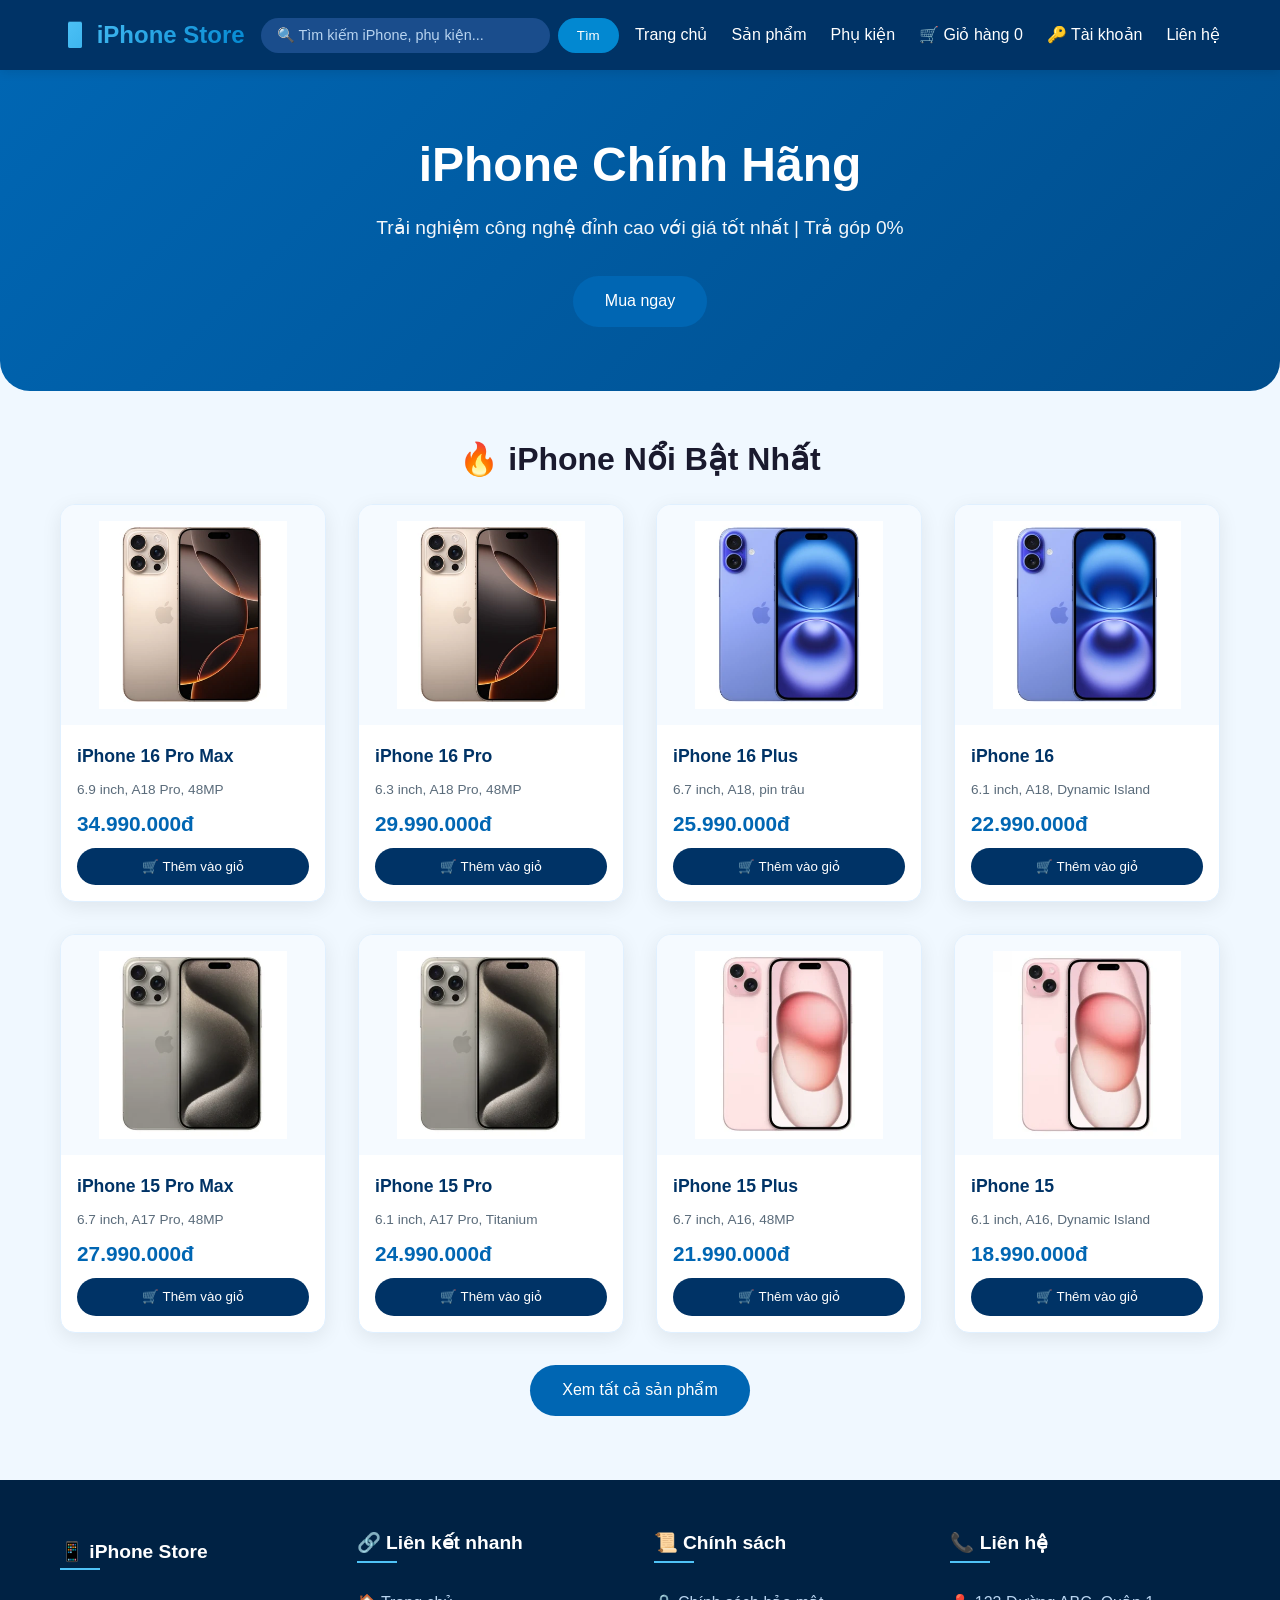
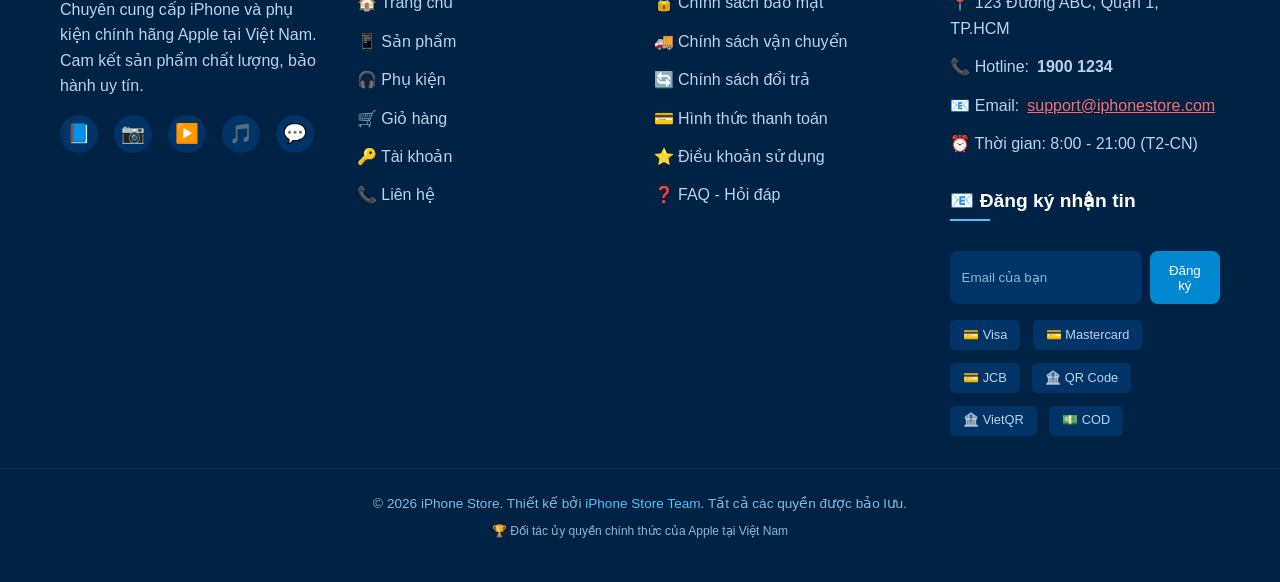
<file: index.html>
<!DOCTYPE html>
<html lang="vi">
<head>
    <meta charset="UTF-8">
    <meta name="viewport" content="width=device-width, initial-scale=1.0">
    <title>iPhone Store - Trang chủ</title>
    <link rel="stylesheet" href="css/style.css">
</head>
<body>
    <header>
        <div class="container header-container">
            <div class="logo">
                <a href="index.html">📱 iPhone Store</a>
            </div>
            <div class="search-bar">
                <input type="text" id="search-input" placeholder="🔍 Tìm kiếm iPhone, phụ kiện...">
                <button id="search-btn">Tìm</button>
            </div>
            <nav>
                <ul>
                    <li><a href="index.html">Trang chủ</a></li>
                    <li><a href="products.html">Sản phẩm</a></li>
                    <li><a href="accessories.html">Phụ kiện</a></li>
                    <li><a href="cart.html">🛒 Giỏ hàng <span id="cart-count">0</span></a></li>
                    <li><a href="login.html">🔑 Tài khoản</a></li>
                    <li><a href="contact.html">Liên hệ</a></li>
                </ul>
            </nav>
        </div>
    </header>

    <main>
        <section class="hero">
            <div class="container">
                <h1>iPhone Chính Hãng</h1>
                <p>Trải nghiệm công nghệ đỉnh cao với giá tốt nhất | Trả góp 0%</p>
                <a href="products.html" class="btn">Mua ngay</a>
            </div>
        </section>

        <section class="featured-products">
            <div class="container">
                <h2>🔥 iPhone Nổi Bật Nhất</h2>
                <div id="featured-products" class="product-grid"></div>
                <div style="text-align: center; margin-top: 2rem;">
                    <a href="products.html" class="btn">Xem tất cả sản phẩm</a>
                </div>
            </div>
        </section>
    </main>

    <!-- Footer mới -->
    <footer>
        <div class="footer-container">
            <div class="footer-section">
                <h3>📱 iPhone Store</h3>
                <p>Chuyên cung cấp iPhone và phụ kiện chính hãng Apple tại Việt Nam. Cam kết sản phẩm chất lượng, bảo hành uy tín.</p>
                <div class="social-links">
                    <a href="#">📘</a>
                    <a href="#">📷</a>
                    <a href="#">▶️</a>
                    <a href="#">🎵</a>
                    <a href="#">💬</a>
                </div>
            </div>
            <div class="footer-section">
                <h4>🔗 Liên kết nhanh</h4>
                <ul>
                    <li><a href="index.html">🏠 Trang chủ</a></li>
                    <li><a href="products.html">📱 Sản phẩm</a></li>
                    <li><a href="accessories.html">🎧 Phụ kiện</a></li>
                    <li><a href="cart.html">🛒 Giỏ hàng</a></li>
                    <li><a href="login.html">🔑 Tài khoản</a></li>
                    <li><a href="contact.html">📞 Liên hệ</a></li>
                </ul>
            </div>
            <div class="footer-section">
                <h4>📜 Chính sách</h4>
                <ul>
                    <li><a href="#">🔒 Chính sách bảo mật</a></li>
                    <li><a href="#">🚚 Chính sách vận chuyển</a></li>
                    <li><a href="#">🔄 Chính sách đổi trả</a></li>
                    <li><a href="#">💳 Hình thức thanh toán</a></li>
                    <li><a href="#">⭐ Điều khoản sử dụng</a></li>
                    <li><a href="#">❓ FAQ - Hỏi đáp</a></li>
                </ul>
            </div>
            <div class="footer-section">
                <h4>📞 Liên hệ</h4>
                <p>📍 123 Đường ABC, Quận 1, TP.HCM</p>
                <p>📞 Hotline: <strong>1900 1234</strong></p>
                <p>📧 Email: <a href="mailto:support@iphonestore.com" style="color:#ff6b6b;">support@iphonestore.com</a></p>
                <p>⏰ Thời gian: 8:00 - 21:00 (T2-CN)</p>
                <h4 style="margin-top: 1rem;">📧 Đăng ký nhận tin</h4>
                <form class="newsletter-form" id="newsletter-form">
                    <input type="email" placeholder="Email của bạn" required>
                    <button type="submit">Đăng ký</button>
                </form>
                <div class="payment-methods">
                    <span>💳 Visa</span>
                    <span>💳 Mastercard</span>
                    <span>💳 JCB</span>
                    <span>🏦 QR Code</span>
                    <span>🏦 VietQR</span>
                    <span>💵 COD</span>
                </div>
            </div>
        </div>
        <div class="footer-bottom">
            <p>&copy; 2025 iPhone Store. Thiết kế bởi <a href="#">iPhone Store Team</a>. Tất cả các quyền được bảo lưu.</p>
            <p style="margin-top: 0.5rem; font-size: 0.75rem;">🏆 Đối tác ủy quyền chính thức của Apple tại Việt Nam</p>
        </div>
    </footer>

    <a href="#" class="back-to-top" id="back-to-top">↑</a>

    <script src="js/main.js"></script>
</body>
</html>
</file>
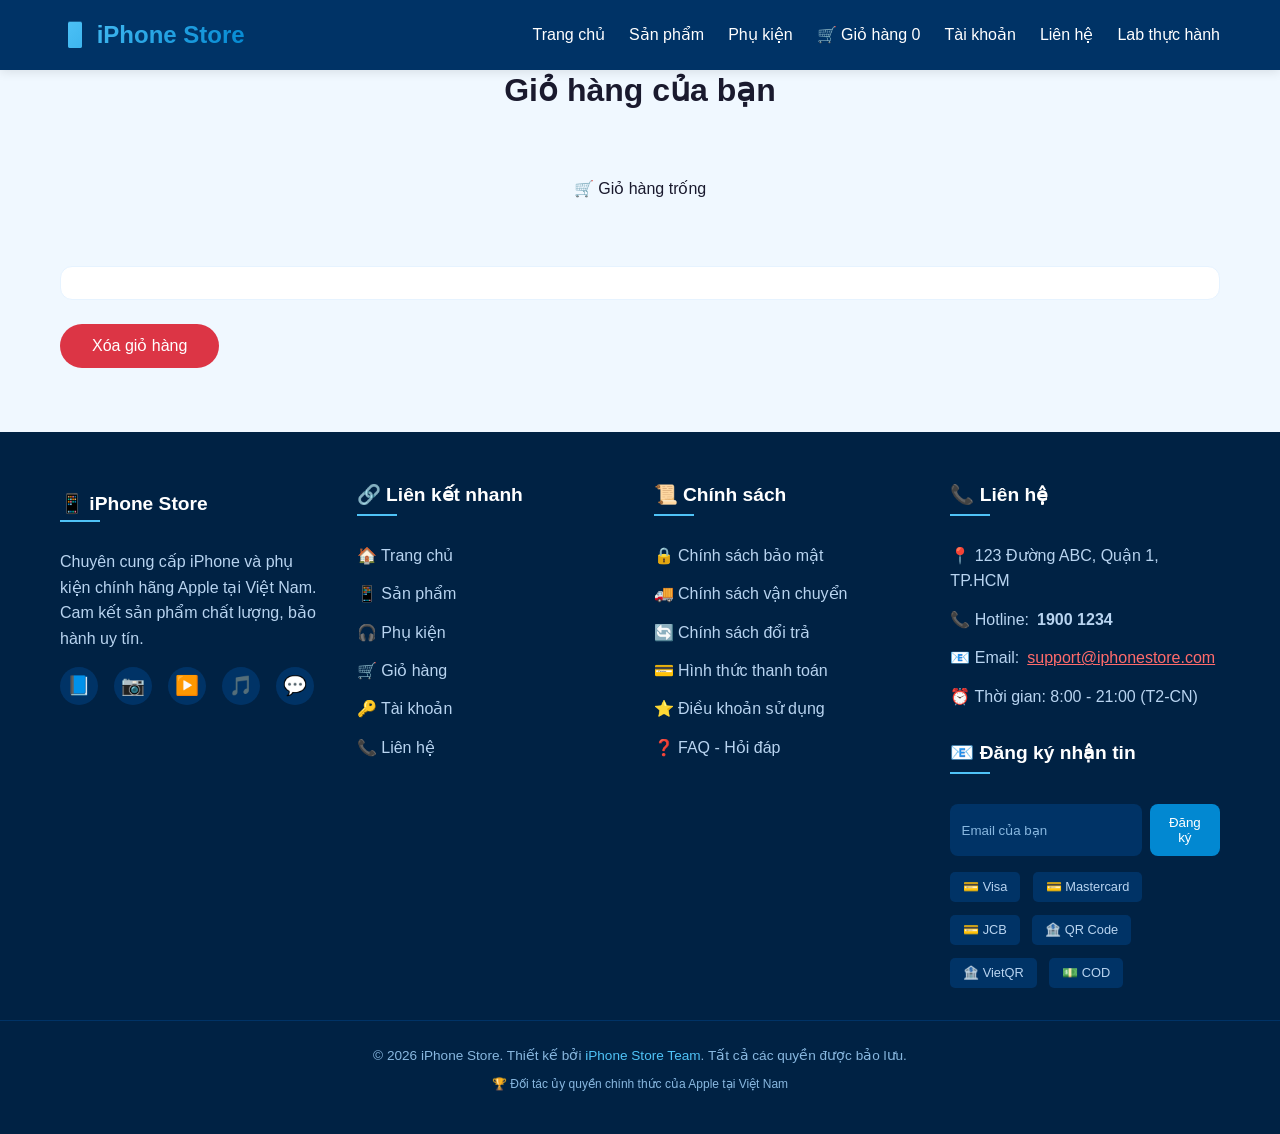
<file: cart.html>
<!DOCTYPE html>
<html lang="vi">
<head>
    <meta charset="UTF-8">
    <meta name="viewport" content="width=device-width, initial-scale=1.0">
    <title>Giỏ hàng</title>
    <link rel="stylesheet" href="css/style.css">
</head>
<body>
    <header>
        <div class="container header-container">
            <div class="logo"><a href="index.html">📱 iPhone Store</a></div>
            <nav>
                <ul>
                    <li><a href="index.html">Trang chủ</a></li>
                    <li><a href="products.html">Sản phẩm</a></li>
                    <li><a href="accessories.html">Phụ kiện</a></li>
                    <li><a href="cart.html">🛒 Giỏ hàng <span id="cart-count">0</span></a></li>
                    <li><a href="login.html">Tài khoản</a></li>
                    <li><a href="contact.html">Liên hệ</a></li>
                                                            <li><a href="thuchanh.html">Lab thực hành</a></li>

                </ul>
            </nav>
        </div>
    </header>

    <main class="container">
        <h2>Giỏ hàng của bạn</h2>
        <div id="cart-items"></div>
        <div id="cart-total"></div>
        <button id="clear-cart" class="btn">Xóa giỏ hàng</button>
    </main>

    <!-- Footer mới -->
<footer>
    <div class="footer-container">
        <!-- Cột 1: Giới thiệu -->
        <div class="footer-section">
            <h3>📱 iPhone Store</h3>
            <p>Chuyên cung cấp iPhone và phụ kiện chính hãng Apple tại Việt Nam. Cam kết sản phẩm chất lượng, bảo hành uy tín.</p>
            <div class="social-links">
                <a href="#" aria-label="Facebook">📘</a>
                <a href="#" aria-label="Instagram">📷</a>
                <a href="#" aria-label="YouTube">▶️</a>
                <a href="#" aria-label="TikTok">🎵</a>
                <a href="#" aria-label="Zalo">💬</a>
            </div>
        </div>

        <!-- Cột 2: Liên kết nhanh -->
        <div class="footer-section">
            <h4>🔗 Liên kết nhanh</h4>
            <ul>
                <li><a href="index.html">🏠 Trang chủ</a></li>
                <li><a href="products.html">📱 Sản phẩm</a></li>
                <li><a href="accessories.html">🎧 Phụ kiện</a></li>
                <li><a href="cart.html">🛒 Giỏ hàng</a></li>
                <li><a href="login.html">🔑 Tài khoản</a></li>
                <li><a href="contact.html">📞 Liên hệ</a></li>
            </ul>
        </div>

        <!-- Cột 3: Chính sách -->
        <div class="footer-section">
            <h4>📜 Chính sách</h4>
            <ul>
                <li><a href="#">🔒 Chính sách bảo mật</a></li>
                <li><a href="#">🚚 Chính sách vận chuyển</a></li>
                <li><a href="#">🔄 Chính sách đổi trả</a></li>
                <li><a href="#">💳 Hình thức thanh toán</a></li>
                <li><a href="#">⭐ Điều khoản sử dụng</a></li>
                <li><a href="#">❓ FAQ - Hỏi đáp</a></li>
            </ul>
        </div>

        <!-- Cột 4: Thông tin liên hệ & Đăng ký -->
        <div class="footer-section">
            <h4>📞 Liên hệ</h4>
            <p>📍 123 Đường ABC, Quận 1, TP.HCM</p>
            <p>📞 Hotline: <strong>1900 1234</strong></p>
            <p>📧 Email: <a href="mailto:support@iphonestore.com" style="color:#ff6b6b;">support@iphonestore.com</a></p>
            <p>⏰ Thời gian: 8:00 - 21:00 (T2-CN)</p>
            
            <h4 style="margin-top: 1rem;">📧 Đăng ký nhận tin</h4>
            <form class="newsletter-form" id="newsletter-form">
                <input type="email" placeholder="Email của bạn" required>
                <button type="submit">Đăng ký</button>
            </form>
            <div class="payment-methods">
                <span>💳 Visa</span>
                <span>💳 Mastercard</span>
                <span>💳 JCB</span>
                <span>🏦 QR Code</span>
                <span>🏦 VietQR</span>
                <span>💵 COD</span>
            </div>
        </div>
    </div>
    
    <div class="footer-bottom">
        <p>&copy; 2025 iPhone Store. Thiết kế bởi <a href="#">iPhone Store Team</a>. Tất cả các quyền được bảo lưu.</p>
        <p style="margin-top: 0.5rem; font-size: 0.75rem;">🏆 Đối tác ủy quyền chính thức của Apple tại Việt Nam</p>
    </div>
</footer>

<!-- Nút Back to Top -->
<a href="#" class="back-to-top" id="back-to-top">↑</a>
    <script src="js/main.js"></script>
</body>
</html>
</file>
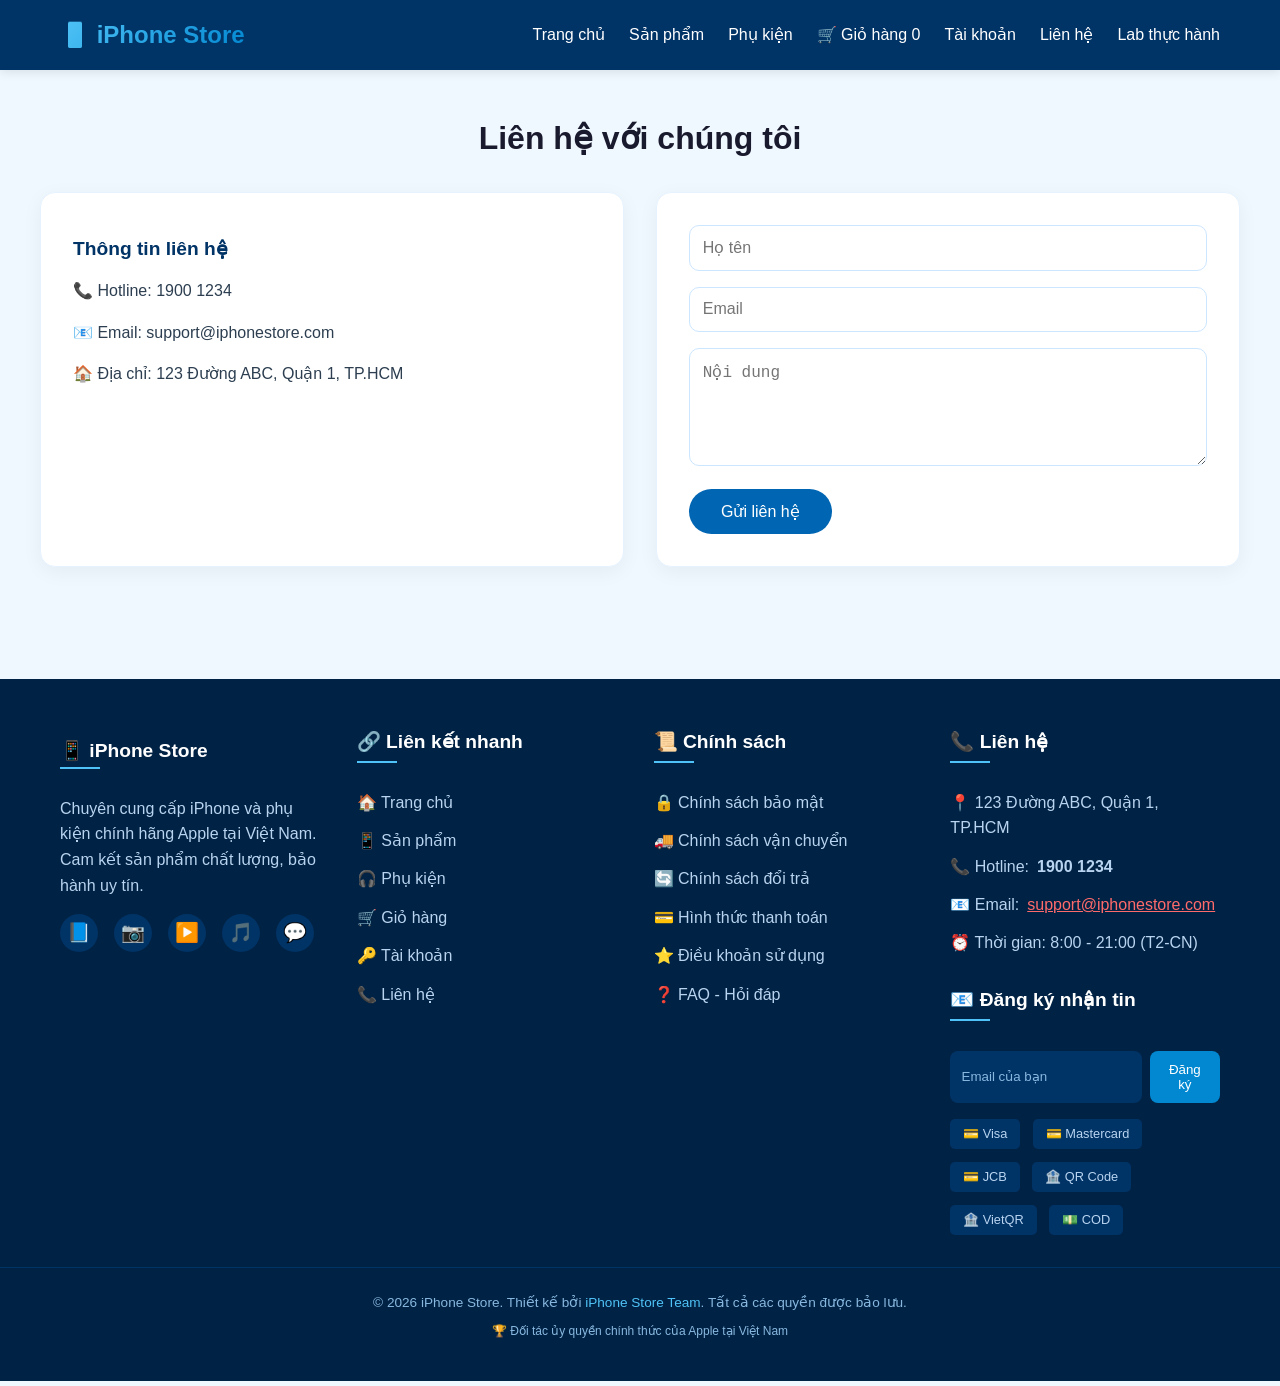
<file: contact.html>
<!DOCTYPE html>
<html lang="vi">
<head>
    <meta charset="UTF-8">
    <meta name="viewport" content="width=device-width, initial-scale=1.0">
    <title>Liên hệ</title>
    <link rel="stylesheet" href="css/style.css">
</head>
<body>
    <header>
        <div class="container header-container">
            <div class="logo"><a href="index.html">📱 iPhone Store</a></div>
            <nav>
                <ul>
                    <li><a href="index.html">Trang chủ</a></li>
                    <li><a href="products.html">Sản phẩm</a></li>
                    <li><a href="accessories.html">Phụ kiện</a></li>
                    <li><a href="cart.html">🛒 Giỏ hàng <span id="cart-count">0</span></a></li>
                    <li><a href="login.html">Tài khoản</a></li>
                    <li><a href="contact.html">Liên hệ</a></li>
                                                            <li><a href="thuchanh.html">Lab thực hành</a></li>

                </ul>
            </nav>
        </div>
    </header>

    <main class="container contact-container">
        <h2>Liên hệ với chúng tôi</h2>
        <div class="contact-wrapper">
            <div class="contact-info">
                <h3>Thông tin liên hệ</h3>
                <p>📞 Hotline: 1900 1234</p>
                <p>📧 Email: support@iphonestore.com</p>
                <p>🏠 Địa chỉ: 123 Đường ABC, Quận 1, TP.HCM</p>
            </div>
            <form id="contact-form">
                <input type="text" placeholder="Họ tên" required>
                <input type="email" placeholder="Email" required>
                <textarea placeholder="Nội dung" rows="5" required></textarea>
                <button type="submit" class="btn">Gửi liên hệ</button>
            </form>
        </div>
    </main>

  <!-- Footer mới -->
<footer>
    <div class="footer-container">
        <!-- Cột 1: Giới thiệu -->
        <div class="footer-section">
            <h3>📱 iPhone Store</h3>
            <p>Chuyên cung cấp iPhone và phụ kiện chính hãng Apple tại Việt Nam. Cam kết sản phẩm chất lượng, bảo hành uy tín.</p>
            <div class="social-links">
                <a href="#" aria-label="Facebook">📘</a>
                <a href="#" aria-label="Instagram">📷</a>
                <a href="#" aria-label="YouTube">▶️</a>
                <a href="#" aria-label="TikTok">🎵</a>
                <a href="#" aria-label="Zalo">💬</a>
            </div>
        </div>

        <!-- Cột 2: Liên kết nhanh -->
        <div class="footer-section">
            <h4>🔗 Liên kết nhanh</h4>
            <ul>
                <li><a href="index.html">🏠 Trang chủ</a></li>
                <li><a href="products.html">📱 Sản phẩm</a></li>
                <li><a href="accessories.html">🎧 Phụ kiện</a></li>
                <li><a href="cart.html">🛒 Giỏ hàng</a></li>
                <li><a href="login.html">🔑 Tài khoản</a></li>
                <li><a href="contact.html">📞 Liên hệ</a></li>
            </ul>
        </div>

        <!-- Cột 3: Chính sách -->
        <div class="footer-section">
            <h4>📜 Chính sách</h4>
            <ul>
                <li><a href="#">🔒 Chính sách bảo mật</a></li>
                <li><a href="#">🚚 Chính sách vận chuyển</a></li>
                <li><a href="#">🔄 Chính sách đổi trả</a></li>
                <li><a href="#">💳 Hình thức thanh toán</a></li>
                <li><a href="#">⭐ Điều khoản sử dụng</a></li>
                <li><a href="#">❓ FAQ - Hỏi đáp</a></li>
            </ul>
        </div>

        <!-- Cột 4: Thông tin liên hệ & Đăng ký -->
        <div class="footer-section">
            <h4>📞 Liên hệ</h4>
            <p>📍 123 Đường ABC, Quận 1, TP.HCM</p>
            <p>📞 Hotline: <strong>1900 1234</strong></p>
            <p>📧 Email: <a href="mailto:support@iphonestore.com" style="color:#ff6b6b;">support@iphonestore.com</a></p>
            <p>⏰ Thời gian: 8:00 - 21:00 (T2-CN)</p>
            
            <h4 style="margin-top: 1rem;">📧 Đăng ký nhận tin</h4>
            <form class="newsletter-form" id="newsletter-form">
                <input type="email" placeholder="Email của bạn" required>
                <button type="submit">Đăng ký</button>
            </form>
            <div class="payment-methods">
                <span>💳 Visa</span>
                <span>💳 Mastercard</span>
                <span>💳 JCB</span>
                <span>🏦 QR Code</span>
                <span>🏦 VietQR</span>
                <span>💵 COD</span>
            </div>
        </div>
    </div>
    
    <div class="footer-bottom">
        <p>&copy; 2025 iPhone Store. Thiết kế bởi <a href="#">iPhone Store Team</a>. Tất cả các quyền được bảo lưu.</p>
        <p style="margin-top: 0.5rem; font-size: 0.75rem;">🏆 Đối tác ủy quyền chính thức của Apple tại Việt Nam</p>
    </div>
</footer>

<!-- Nút Back to Top -->
<a href="#" class="back-to-top" id="back-to-top">↑</a>
    <script src="js/main.js"></script>
</body>
</html>
</file>
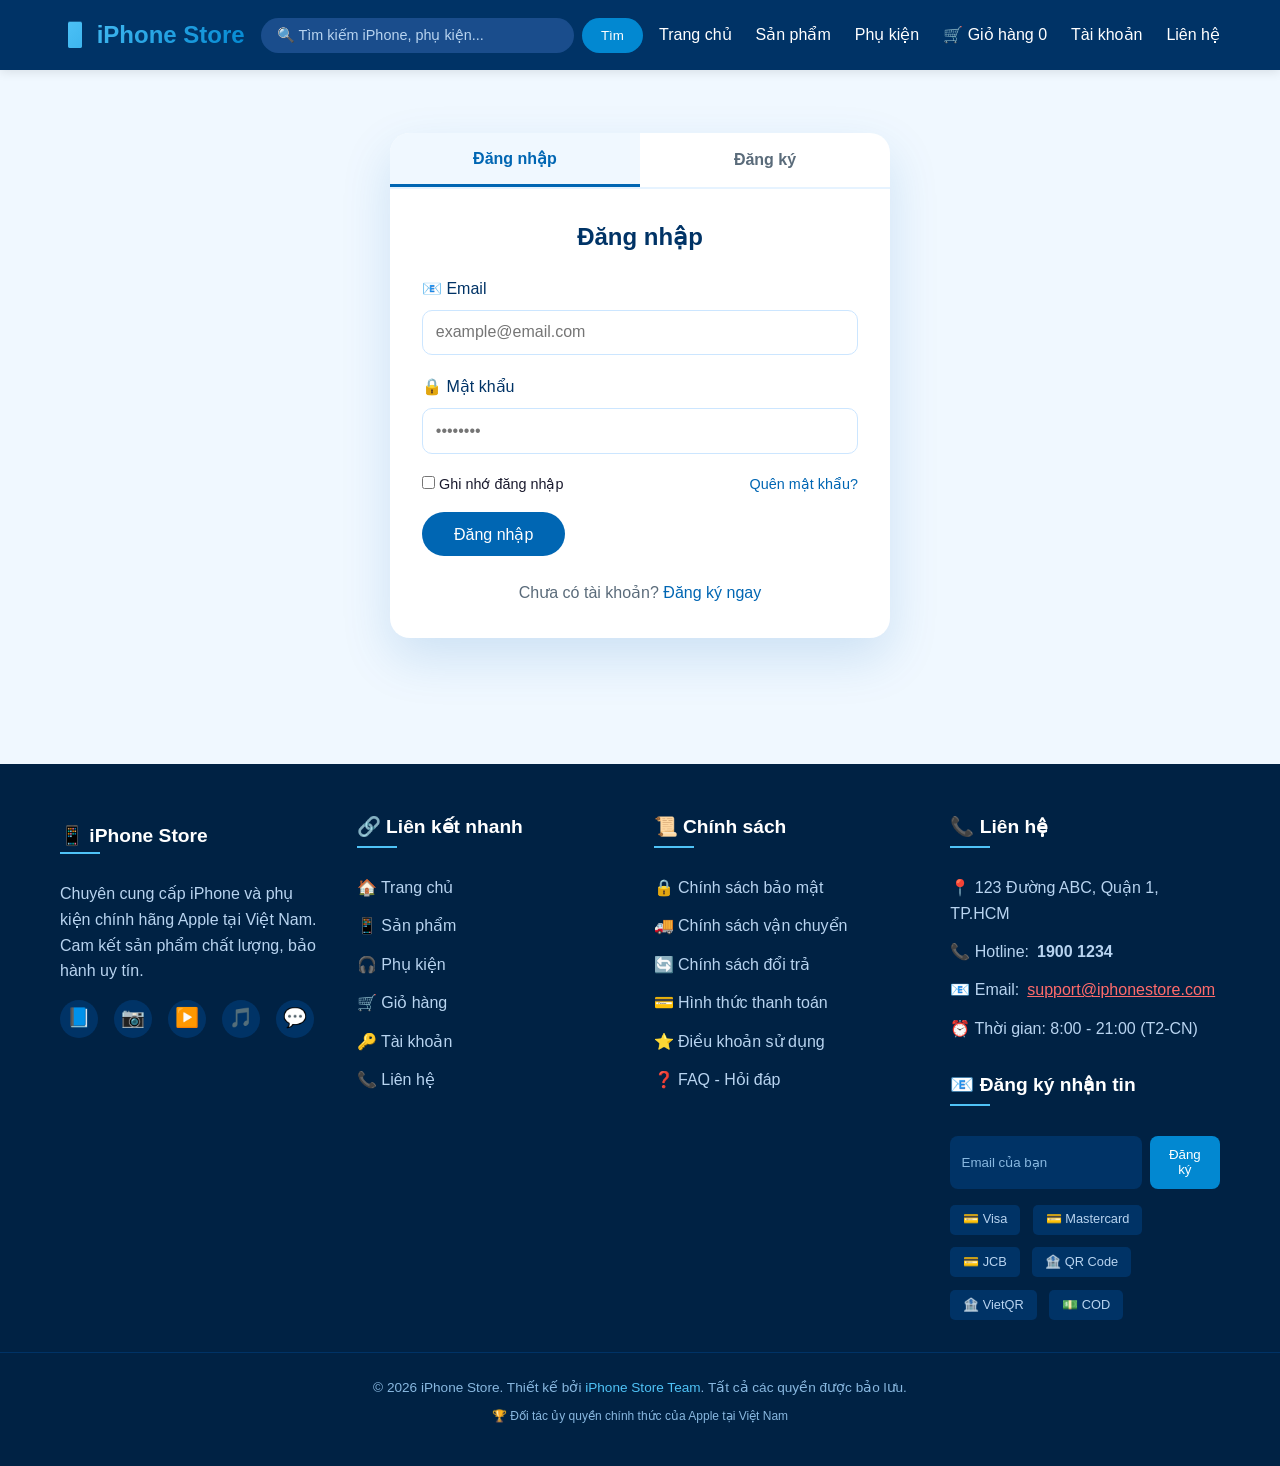
<file: login.html>
<!DOCTYPE html>
<html lang="vi">
<head>
    <meta charset="UTF-8">
    <meta name="viewport" content="width=device-width, initial-scale=1.0">
    <title>Đăng nhập / Đăng ký</title>
    <link rel="stylesheet" href="css/style.css">
</head>
<body>
    <header>
        <div class="container header-container">
            <div class="logo"><a href="index.html">📱 iPhone Store</a></div>
            
            <!-- Thanh tìm kiếm -->
            <div class="search-bar">
                <input type="text" id="search-input" placeholder="🔍 Tìm kiếm iPhone, phụ kiện...">
                <button id="search-btn">Tìm</button>
            </div>
            
            <nav>
                <ul>
                    <li><a href="index.html">Trang chủ</a></li>
                    <li><a href="products.html">Sản phẩm</a></li>
                    <li><a href="accessories.html">Phụ kiện</a></li>
                    <li><a href="cart.html">🛒 Giỏ hàng <span id="cart-count">0</span></a></li>
                    <li><a href="login.html">Tài khoản</a></li>
                    <li><a href="contact.html">Liên hệ</a></li>
                </ul>
            </nav>
        </div>
    </header>

    <main class="container auth-container">
        <div class="auth-wrapper">
            <!-- Tab buttons -->
            <div class="auth-tabs">
                <button class="tab-btn active" id="login-tab">Đăng nhập</button>
                <button class="tab-btn" id="register-tab">Đăng ký</button>
            </div>
            
            <!-- Form Đăng nhập -->
            <div id="login-form-container" class="auth-form-container active">
                <h2>Đăng nhập</h2>
                <form id="login-form">
                    <div class="form-group">
                        <label>📧 Email</label>
                        <input type="email" id="login-email" placeholder="example@email.com" required>
                    </div>
                    <div class="form-group">
                        <label>🔒 Mật khẩu</label>
                        <input type="password" id="login-password" placeholder="••••••••" required>
                    </div>
                    <div class="form-options">
                        <label>
                            <input type="checkbox" id="remember-me"> Ghi nhớ đăng nhập
                        </label>
                        <a href="#" id="forgot-password">Quên mật khẩu?</a>
                    </div>
                    <button type="submit" class="btn">Đăng nhập</button>
                    <p class="auth-switch-text">
                        Chưa có tài khoản? <a href="#" id="switch-to-register">Đăng ký ngay</a>
                    </p>
                </form>
            </div>
            
            <!-- Form Đăng ký -->
            <div id="register-form-container" class="auth-form-container">
                <h2>Đăng ký</h2>
                <form id="register-form">
                    <div class="form-group">
                        <label>👤 Họ và tên</label>
                        <input type="text" id="reg-name" placeholder="Nguyễn Văn A" required>
                    </div>
                    <div class="form-group">
                        <label>📧 Email</label>
                        <input type="email" id="reg-email" placeholder="example@email.com" required>
                    </div>
                    <div class="form-group">
                        <label>📱 Số điện thoại</label>
                        <input type="tel" id="reg-phone" placeholder="0912 345 678">
                    </div>
                    <div class="form-group">
                        <label>🔒 Mật khẩu</label>
                        <input type="password" id="reg-password" placeholder="••••••••" required>
                    </div>
                    <div class="form-group">
                        <label>🔒 Xác nhận mật khẩu</label>
                        <input type="password" id="reg-confirm-password" placeholder="••••••••" required>
                    </div>
                    <div class="form-group">
                        <label>
                            <input type="checkbox" id="terms-checkbox" required>
                            Tôi đồng ý với <a href="#">Điều khoản sử dụng</a>
                        </label>
                    </div>
                    <button type="submit" class="btn">Đăng ký</button>
                    <p class="auth-switch-text">
                        Đã có tài khoản? <a href="#" id="switch-to-login">Đăng nhập ngay</a>
                    </p>
                </form>
            </div>
        </div>
    </main>

<!-- Footer mới -->
<footer>
    <div class="footer-container">
        <!-- Cột 1: Giới thiệu -->
        <div class="footer-section">
            <h3>📱 iPhone Store</h3>
            <p>Chuyên cung cấp iPhone và phụ kiện chính hãng Apple tại Việt Nam. Cam kết sản phẩm chất lượng, bảo hành uy tín.</p>
            <div class="social-links">
                <a href="#" aria-label="Facebook">📘</a>
                <a href="#" aria-label="Instagram">📷</a>
                <a href="#" aria-label="YouTube">▶️</a>
                <a href="#" aria-label="TikTok">🎵</a>
                <a href="#" aria-label="Zalo">💬</a>
            </div>
        </div>

        <!-- Cột 2: Liên kết nhanh -->
        <div class="footer-section">
            <h4>🔗 Liên kết nhanh</h4>
            <ul>
                <li><a href="index.html">🏠 Trang chủ</a></li>
                <li><a href="products.html">📱 Sản phẩm</a></li>
                <li><a href="accessories.html">🎧 Phụ kiện</a></li>
                <li><a href="cart.html">🛒 Giỏ hàng</a></li>
                <li><a href="login.html">🔑 Tài khoản</a></li>
                <li><a href="contact.html">📞 Liên hệ</a></li>
            </ul>
        </div>

        <!-- Cột 3: Chính sách -->
        <div class="footer-section">
            <h4>📜 Chính sách</h4>
            <ul>
                <li><a href="#">🔒 Chính sách bảo mật</a></li>
                <li><a href="#">🚚 Chính sách vận chuyển</a></li>
                <li><a href="#">🔄 Chính sách đổi trả</a></li>
                <li><a href="#">💳 Hình thức thanh toán</a></li>
                <li><a href="#">⭐ Điều khoản sử dụng</a></li>
                <li><a href="#">❓ FAQ - Hỏi đáp</a></li>
            </ul>
        </div>

        <!-- Cột 4: Thông tin liên hệ & Đăng ký -->
        <div class="footer-section">
            <h4>📞 Liên hệ</h4>
            <p>📍 123 Đường ABC, Quận 1, TP.HCM</p>
            <p>📞 Hotline: <strong>1900 1234</strong></p>
            <p>📧 Email: <a href="mailto:support@iphonestore.com" style="color:#ff6b6b;">support@iphonestore.com</a></p>
            <p>⏰ Thời gian: 8:00 - 21:00 (T2-CN)</p>
            
            <h4 style="margin-top: 1rem;">📧 Đăng ký nhận tin</h4>
            <form class="newsletter-form" id="newsletter-form">
                <input type="email" placeholder="Email của bạn" required>
                <button type="submit">Đăng ký</button>
            </form>
            <div class="payment-methods">
                <span>💳 Visa</span>
                <span>💳 Mastercard</span>
                <span>💳 JCB</span>
                <span>🏦 QR Code</span>
                <span>🏦 VietQR</span>
                <span>💵 COD</span>
            </div>
        </div>
    </div>
    
    <div class="footer-bottom">
        <p>&copy; 2025 iPhone Store. Thiết kế bởi <a href="#">iPhone Store Team</a>. Tất cả các quyền được bảo lưu.</p>
        <p style="margin-top: 0.5rem; font-size: 0.75rem;">🏆 Đối tác ủy quyền chính thức của Apple tại Việt Nam</p>
    </div>
</footer>

<!-- Nút Back to Top -->
<a href="#" class="back-to-top" id="back-to-top">↑</a>
    
    <script src="js/main.js"></script>
</body>
</html>
</file>
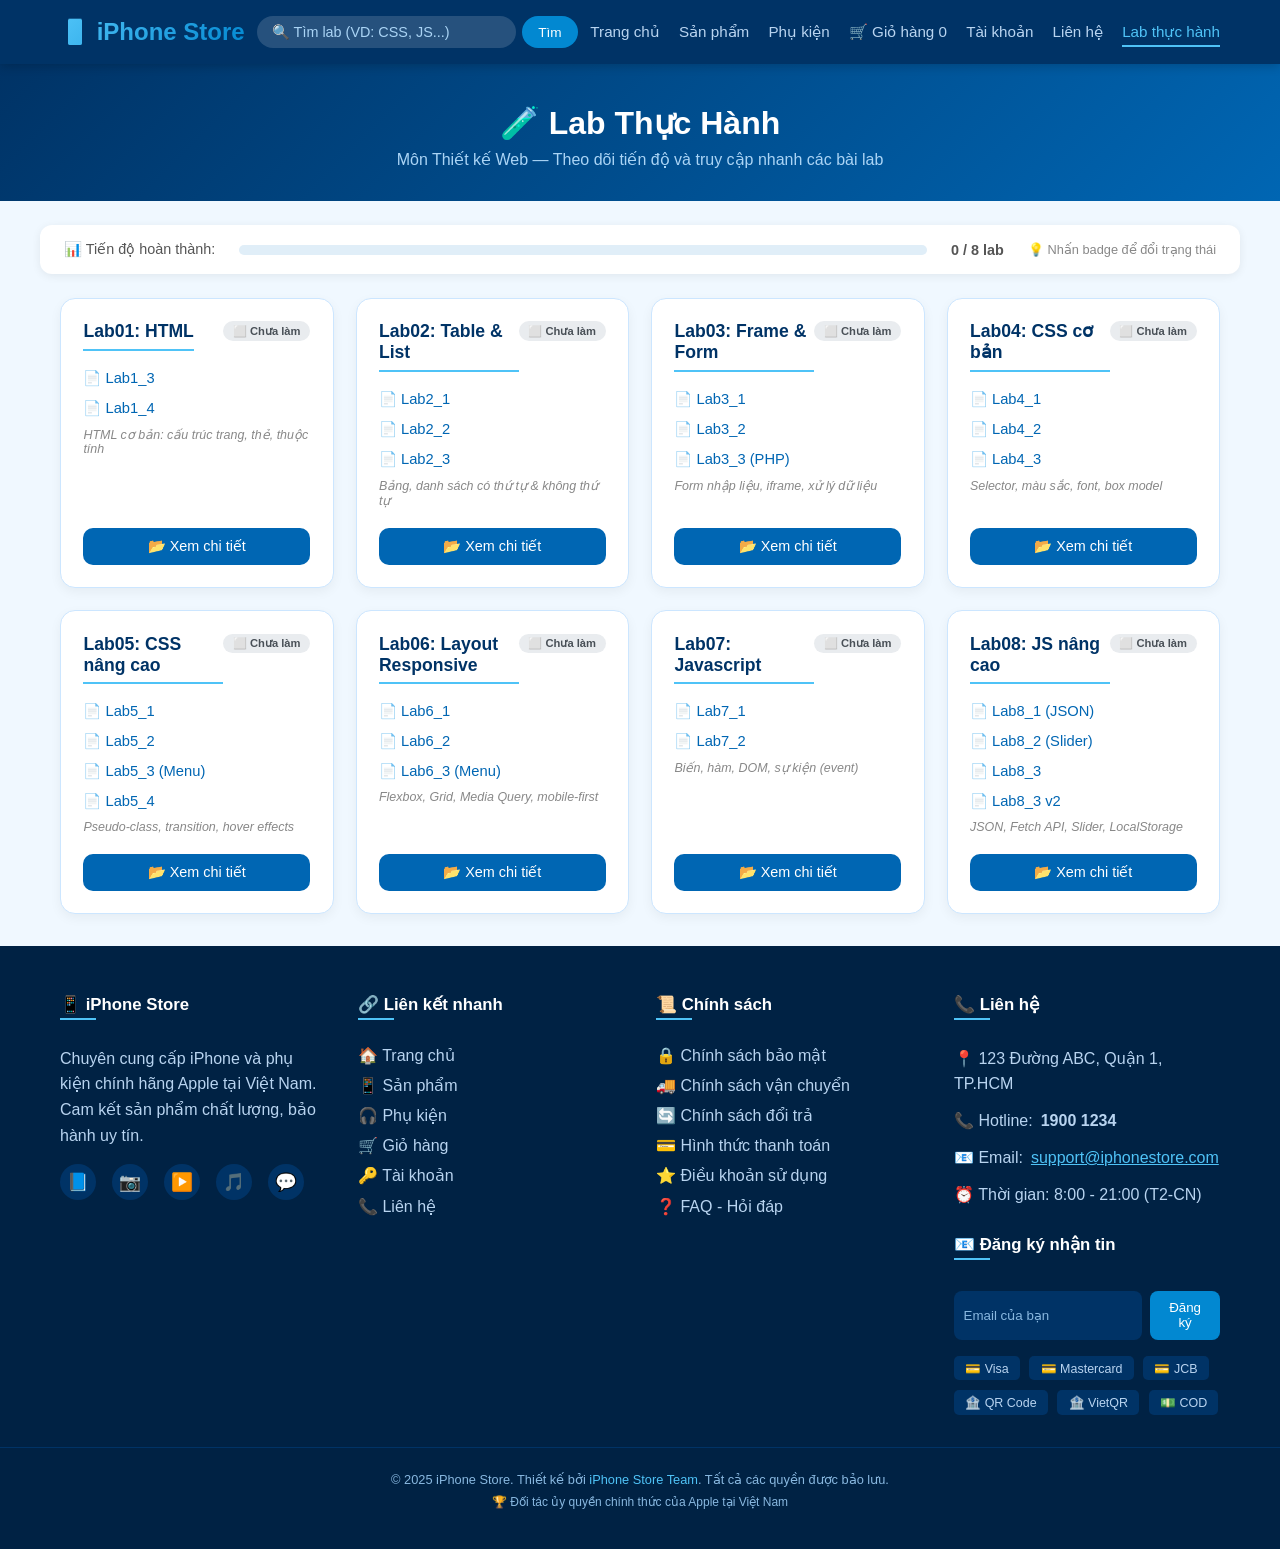
<file: thuchanh.html>
<!DOCTYPE html>
<html lang="vi">
<head>
    <meta charset="UTF-8">
    <meta name="viewport" content="width=device-width, initial-scale=1.0">
    <title>Lab thực hành - iPhone Store</title>
    <style>
        * { margin: 0; padding: 0; box-sizing: border-box; font-family: -apple-system, BlinkMacSystemFont, 'Segoe UI', Roboto, 'Helvetica Neue', Arial, sans-serif; }
        body { background: #f0f8ff; color: #1a1a2e; }

        /* HEADER */
        header {
            background: #003366;
            color: white;
            padding: 1rem 0;
            position: sticky;
            top: 0;
            z-index: 1000;
            box-shadow: 0 2px 10px rgba(0,0,0,0.2);
        }
        .header-container {
            max-width: 1200px;
            margin: 0 auto;
            padding: 0 20px;
            display: flex;
            justify-content: space-between;
            align-items: center;
            flex-wrap: wrap;
            gap: 0.8rem;
        }
        .logo a {
            color: white;
            font-size: 1.5rem;
            font-weight: bold;
            text-decoration: none;
            background: linear-gradient(135deg, #4fc3f7, #0288d1);
            -webkit-background-clip: text;
            -webkit-text-fill-color: transparent;
            background-clip: text;
        }
        /* Search bar trong header */
        .search-bar {
            display: flex;
            gap: 0.4rem;
            flex: 1;
            max-width: 360px;
        }
        .search-bar input {
            flex: 1;
            padding: 0.5rem 0.9rem;
            border-radius: 25px;
            border: none;
            outline: none;
            font-size: 0.9rem;
            background: rgba(255,255,255,0.15);
            color: white;
        }
        .search-bar input::placeholder { color: #aad4f5; }
        .search-bar input:focus { background: rgba(255,255,255,0.25); }
        .search-bar button {
            padding: 0.5rem 1rem;
            border-radius: 25px;
            border: none;
            background: #0288d1;
            color: white;
            cursor: pointer;
            font-size: 0.85rem;
            transition: background 0.2s;
        }
        .search-bar button:hover { background: #0066b3; }

        nav ul { list-style: none; display: flex; gap: 1.2rem; flex-wrap: wrap; }
        nav ul li a {
            color: #b8d4f0;
            text-decoration: none;
            transition: color 0.2s;
            font-weight: 500;
            font-size: 0.95rem;
            padding: 0.3rem 0;
            border-bottom: 2px solid transparent;
        }
        nav ul li a:hover { color: #4fc3f7; }
        nav ul li a.active {
            color: #4fc3f7;
            border-bottom: 2px solid #4fc3f7;
        }

        /* PAGE TITLE */
        .page-title {
            background: linear-gradient(135deg, #003366, #0066b3);
            color: white;
            text-align: center;
            padding: 2.5rem 1rem 2rem;
        }
        .page-title h1 { font-size: 2rem; margin-bottom: 0.5rem; }
        .page-title p { color: #aad4f5; font-size: 1rem; }

        /* PROGRESS SUMMARY */
        .progress-summary {
            max-width: 1200px;
            margin: 1.5rem auto 0;
            padding: 0 20px;
            display: flex;
            align-items: center;
            gap: 1.5rem;
            background: white;
            border-radius: 12px;
            padding: 1rem 1.5rem;
            box-shadow: 0 2px 10px rgba(0,0,0,0.07);
            flex-wrap: wrap;
        }
        .progress-summary span { font-size: 0.9rem; color: #555; }
        .progress-bar-wrap { flex: 1; min-width: 160px; background: #e0eef8; border-radius: 99px; height: 10px; }
        .progress-bar-fill { height: 10px; border-radius: 99px; background: linear-gradient(90deg, #0288d1, #4fc3f7); transition: width 0.5s; }
        .progress-count { font-weight: bold; color: #0066b3; font-size: 1rem; }

        /* CONTAINER GRID */
        .container {
            max-width: 1200px;
            margin: 1.5rem auto 2rem;
            padding: 0 20px;
            display: grid;
            grid-template-columns: repeat(4, 1fr);
            gap: 22px;
        }

        /* CARD */
        .card {
            background: white;
            border: 1.5px solid #cce6ff;
            border-radius: 15px;
            padding: 1.4rem;
            min-height: 260px;
            transition: all 0.3s ease;
            box-shadow: 0 4px 12px rgba(0,0,0,0.05);
            display: flex;
            flex-direction: column;
            justify-content: space-between;
            position: relative;
        }
        .card:hover {
            transform: translateY(-5px);
            box-shadow: 0 14px 32px rgba(0,102,179,0.14);
            border-color: #0066b3;
        }
        .card-header { display: flex; justify-content: space-between; align-items: flex-start; margin-bottom: 1rem; }
        .card h2 {
            font-size: 1.1rem;
            color: #003366;
            padding-bottom: 0.4rem;
            border-bottom: 2px solid #4fc3f7;
            display: inline-block;
        }
        /* Badge trạng thái */
        .status-badge {
            font-size: 0.7rem;
            padding: 0.2rem 0.6rem;
            border-radius: 99px;
            font-weight: 600;
            cursor: pointer;
            border: none;
            transition: all 0.2s;
            white-space: nowrap;
        }
        .status-badge.done { background: #d4edda; color: #155724; }
        .status-badge.doing { background: #fff3cd; color: #856404; }
        .status-badge.todo { background: #e9ecef; color: #495057; }
        .status-badge:hover { opacity: 0.8; }

        .card p { margin-bottom: 8px; }
        .card p a {
            font-size: 0.92rem;
            color: #0066b3;
            text-decoration: none;
            transition: all 0.2s;
            display: inline-block;
            padding: 2px 0;
        }
        .card p a:hover { color: #004d8c; text-decoration: underline; transform: translateX(3px); }

        /* Notes trong card */
        .card-note {
            font-size: 0.78rem;
            color: #888;
            margin-top: 0.4rem;
            font-style: italic;
        }

        .btn {
            display: block;
            width: 100%;
            text-align: center;
            background: #0066b3;
            color: white;
            text-decoration: none;
            padding: 10px;
            border-radius: 10px;
            font-size: 0.9rem;
            font-weight: 500;
            transition: all 0.3s;
            margin-top: 12px;
            border: none;
            cursor: pointer;
        }
        .btn:hover { background: #004d8c; transform: translateY(-2px); box-shadow: 0 5px 15px rgba(0,102,179,0.3); }

        /* SEARCH RESULTS */
        #search-results-msg {
            max-width: 1200px;
            margin: 0.5rem auto 0;
            padding: 0 20px;
            font-size: 0.9rem;
            color: #0066b3;
            display: none;
        }

        /* FOOTER */
        footer {
            background: #002244;
            color: #b8d4f0;
            margin-top: 2rem;
            padding: 3rem 0 1rem 0;
        }
        .footer-container {
            max-width: 1200px;
            margin: 0 auto;
            padding: 0 20px;
            display: grid;
            grid-template-columns: repeat(4, 1fr);
            gap: 2rem;
        }
        .footer-section h3, .footer-section h4 {
            color: white;
            margin-bottom: 1.2rem;
            font-size: 1.05rem;
            position: relative;
            display: inline-block;
        }
        .footer-section h3::after, .footer-section h4::after {
            content: '';
            position: absolute;
            bottom: -5px;
            left: 0;
            width: 36px;
            height: 2px;
            background: #4fc3f7;
        }
        .footer-section p { margin: 0.7rem 0; line-height: 1.6; display: flex; align-items: center; gap: 0.5rem; }
        .footer-section ul { list-style: none; padding: 0; }
        .footer-section ul li { margin: 0.7rem 0; }
        .footer-section ul li a { color: #b8d4f0; text-decoration: none; transition: all 0.3s; display: inline-flex; align-items: center; gap: 0.5rem; }
        .footer-section ul li a:hover { color: #4fc3f7; transform: translateX(4px); }
        .social-links { display: flex; gap: 1rem; margin-top: 1rem; }
        .social-links a {
            display: inline-flex; align-items: center; justify-content: center;
            width: 36px; height: 36px;
            background: #003366; border-radius: 50%;
            color: white; text-decoration: none; transition: all 0.3s; font-size: 1.1rem;
        }
        .social-links a:hover { background: #4fc3f7; transform: translateY(-3px); }
        .newsletter-form { display: flex; gap: 0.5rem; margin: 1rem 0; }
        .newsletter-form input { flex: 1; padding: 0.6rem; border: none; border-radius: 8px; background: #003366; color: white; outline: none; }
        .newsletter-form input::placeholder { color: #88b8e0; }
        .newsletter-form button { background: #0288d1; color: white; border: none; padding: 0.6rem 1rem; border-radius: 8px; cursor: pointer; transition: all 0.3s; }
        .newsletter-form button:hover { background: #0066b3; }
        .payment-methods { display: flex; gap: 0.6rem; flex-wrap: wrap; margin-top: 1rem; }
        .payment-methods span { background: #003366; padding: 0.3rem 0.7rem; border-radius: 5px; font-size: 0.78rem; color: #b8d4f0; }
        .footer-bottom { text-align: center; padding: 1.5rem 0; margin-top: 2rem; border-top: 1px solid #003366; font-size: 0.8rem; color: #88b8e0; }
        .footer-bottom a { color: #4fc3f7; text-decoration: none; }
        .footer-bottom a:hover { text-decoration: underline; }

        /* BACK TO TOP */
        .back-to-top {
            position: fixed; bottom: 28px; right: 28px;
            background: #0066b3; color: white;
            width: 44px; height: 44px; border-radius: 50%;
            display: flex; align-items: center; justify-content: center;
            text-decoration: none; font-size: 1.2rem;
            opacity: 0; visibility: hidden; transition: all 0.3s;
            z-index: 999; box-shadow: 0 2px 10px rgba(0,0,0,0.2);
        }
        .back-to-top.show { opacity: 1; visibility: visible; }
        .back-to-top:hover { background: #004d8c; transform: translateY(-3px); }

        /* RESPONSIVE */
        @media (max-width: 1100px) { .container { grid-template-columns: repeat(3, 1fr); } .footer-container { grid-template-columns: repeat(2, 1fr); } }
        @media (max-width: 800px) { .container { grid-template-columns: repeat(2, 1fr); } }
        @media (max-width: 600px) {
            .header-container { flex-direction: column; }
            nav ul { flex-wrap: wrap; justify-content: center; gap: 0.8rem; }
            .container { grid-template-columns: 1fr; }
            .footer-container { grid-template-columns: 1fr; text-align: center; }
            .footer-section p { justify-content: center; }
            .social-links { justify-content: center; }
            .newsletter-form { flex-direction: column; }
            .search-bar { max-width: 100%; }
        }
    </style>
</head>
<body>

    <!-- HEADER -->
    <header>
        <div class="header-container">
            <div class="logo">
                <a href="index.html">📱 iPhone Store</a>
            </div>
            <div class="search-bar">
                <input type="text" id="search-input" placeholder="🔍 Tìm lab (VD: CSS, JS...)">
                <button id="search-btn">Tìm</button>
            </div>
            <nav>
                <ul>
                    <li><a href="index.html">Trang chủ</a></li>
                    <li><a href="products.html">Sản phẩm</a></li>
                    <li><a href="accessories.html">Phụ kiện</a></li>
                    <li><a href="cart.html">🛒 Giỏ hàng <span id="cart-count">0</span></a></li>
                    <li><a href="login.html">Tài khoản</a></li>
                    <li><a href="contact.html">Liên hệ</a></li>
                    <li><a href="thuchanh.html" class="active">Lab thực hành</a></li>
                </ul>
            </nav>
        </div>
    </header>

    <!-- PAGE TITLE -->
    <div class="page-title">
        <h1>🧪 Lab Thực Hành</h1>
        <p>Môn Thiết kế Web — Theo dõi tiến độ và truy cập nhanh các bài lab</p>
    </div>

    <!-- PROGRESS SUMMARY -->
    <div class="progress-summary">
        <span>📊 Tiến độ hoàn thành:</span>
        <div class="progress-bar-wrap">
            <div class="progress-bar-fill" id="progress-fill" style="width: 0%"></div>
        </div>
        <span class="progress-count" id="progress-text">0 / 8 lab</span>
        <span style="font-size:0.8rem; color:#888">💡 Nhấn badge để đổi trạng thái</span>
    </div>

    <!-- SEARCH RESULT MESSAGE -->
    <p id="search-results-msg"></p>

    <!-- MAIN CONTENT -->
    <div class="container" id="lab-grid">

        <!-- Lab 1 -->
        <div class="card" data-lab="Lab01 HTML cơ bản thực hành">
            <div>
                <div class="card-header">
                    <h2>Lab01: HTML</h2>
                    <button class="status-badge todo" onclick="cycleStatus(this)">⬜ Chưa làm</button>
                </div>
                <p><a href="Labthuchanh/Labthuchanh/Lab1/Lab01/Lab01/Vi_du/lab1_bai3.html">📄 Lab1_3</a></p>
                <p><a href="Labthuchanh/Labthuchanh/Lab1/Lab01/Lab01/Vi_du/lab1_bai4.html">📄 Lab1_4</a></p>
                <p class="card-note">HTML cơ bản: cấu trúc trang, thẻ, thuộc tính</p>
            </div>
            <a href="Labthuchanh/Labthuchanh/Lab1/Lab01/Lab01/Vi_du/index.html" class="btn">📂 Xem chi tiết</a>
        </div>

        <!-- Lab 2 -->
        <div class="card" data-lab="Lab02 Table List bảng danh sách">
            <div>
                <div class="card-header">
                    <h2>Lab02: Table &amp; List</h2>
                    <button class="status-badge todo" onclick="cycleStatus(this)">⬜ Chưa làm</button>
                </div>
                <p><a href="Labthuchanh/Labthuchanh/Lab2/Lab02/Lab02/lab02_bai1_table.html">📄 Lab2_1</a></p>
                <p><a href="Labthuchanh/Labthuchanh/Lab2/Lab02/Lab02/lab02_bai2_table.html">📄 Lab2_2</a></p>
                <p><a href="Labthuchanh/Labthuchanh/Lab2/Lab02/Lab02/lab02_khung_table.html">📄 Lab2_3</a></p>
                <p class="card-note">Bảng, danh sách có thứ tự &amp; không thứ tự</p>
            </div>
            <a href="Labthuchanh/Labthuchanh/Lab2/Lab02/Lab02/Vi_du_Lab01/index.html" class="btn">📂 Xem chi tiết</a>
        </div>

        <!-- Lab 3 -->
        <div class="card" data-lab="Lab03 Frame Form khung biểu mẫu">
            <div>
                <div class="card-header">
                    <h2>Lab03: Frame &amp; Form</h2>
                    <button class="status-badge todo" onclick="cycleStatus(this)">⬜ Chưa làm</button>
                </div>
                <p><a href="Labthuchanh/Labthuchanh/Lab3/Lab03/Lab03/Vi_du_Lab01/lab03_bai1.html">📄 Lab3_1</a></p>
                <p><a href="Labthuchanh/Labthuchanh/Lab3/Lab03/Lab03/Vi_du_Lab01/lab03_bai2.html">📄 Lab3_2</a></p>
                <p><a href="Labthuchanh/Labthuchanh/Lab3/Lab03/xl_lab03_bai3.php">📄 Lab3_3 (PHP)</a></p>
                <p class="card-note">Form nhập liệu, iframe, xử lý dữ liệu</p>
            </div>
            <a href="Labthuchanh/Labthuchanh/Lab3/Lab03/Lab03/Vi_du_Lab01/index.html" class="btn">📂 Xem chi tiết</a>
        </div>

        <!-- Lab 4 -->
        <div class="card" data-lab="Lab04 CSS cơ bản style stylesheet">
            <div>
                <div class="card-header">
                    <h2>Lab04: CSS cơ bản</h2>
                    <button class="status-badge todo" onclick="cycleStatus(this)">⬜ Chưa làm</button>
                </div>
                <p><a href="Labthuchanh/Labthuchanh/Lab4/Lab04/Lab04/Vi_du/lab04_bai1.html">📄 Lab4_1</a></p>
                <p><a href="Labthuchanh/Labthuchanh/Lab4/Lab04/Lab04/Vi_du/lab04_bai2.html">📄 Lab4_2</a></p>
                <p><a href="Labthuchanh/Labthuchanh/Lab4/Lab04/Lab04/Vi_du/lab04_bai3.html">📄 Lab4_3</a></p>
                <p class="card-note">Selector, màu sắc, font, box model</p>
            </div>
            <a href="Labthuchanh/Labthuchanh/Lab4/Lab04/Lab04/Vi_du/index.html" class="btn">📂 Xem chi tiết</a>
        </div>

        <!-- Lab 5 -->
        <div class="card" data-lab="Lab05 CSS thuộc tính nâng cao animation">
            <div>
                <div class="card-header">
                    <h2>Lab05: CSS nâng cao</h2>
                    <button class="status-badge todo" onclick="cycleStatus(this)">⬜ Chưa làm</button>
                </div>
                <p><a href="Labthuchanh/Labthuchanh/Lab5/Lab05/Vi_du/lab05_bai1.html">📄 Lab5_1</a></p>
                <p><a href="Labthuchanh/Labthuchanh/Lab5/Lab05/Vi_du/lab05_bai2.html">📄 Lab5_2</a></p>
                <p><a href="Labthuchanh/Labthuchanh/Lab5/Lab05/Vi_du/lab05_menu.html">📄 Lab5_3 (Menu)</a></p>
                <p><a href="Labthuchanh/Labthuchanh/Lab5/Lab05/Bai_2/index.html">📄 Lab5_4</a></p>
                <p class="card-note">Pseudo-class, transition, hover effects</p>
            </div>
            <a href="Labthuchanh/Labthuchanh/Lab5/Lab05/Vi_du/index.html" class="btn">📂 Xem chi tiết</a>
        </div>

        <!-- Lab 6 -->
        <div class="card" data-lab="Lab06 Layout Responsive Flexbox Grid">
            <div>
                <div class="card-header">
                    <h2>Lab06: Layout Responsive</h2>
                    <button class="status-badge todo" onclick="cycleStatus(this)">⬜ Chưa làm</button>
                </div>
                <p><a href="Labthuchanh/Labthuchanh/Lab6/Lab06/Vi_du/lab06_bai1.html">📄 Lab6_1</a></p>
                <p><a href="Labthuchanh/Labthuchanh/Lab6/Lab06/Vi_du/lab06_bai2.html">📄 Lab6_2</a></p>
                <p><a href="Labthuchanh/Labthuchanh/Lab6/Lab06/Vi_du/lab06_menu_responsive.html">📄 Lab6_3 (Menu)</a></p>
                <p class="card-note">Flexbox, Grid, Media Query, mobile-first</p>
            </div>
            <a href="Labthuchanh/Labthuchanh/Lab6/Lab06/Vi_du/index.html" class="btn">📂 Xem chi tiết</a>
        </div>

        <!-- Lab 7 -->
        <div class="card" data-lab="Lab07 Javascript JS cơ bản DOM event">
            <div>
                <div class="card-header">
                    <h2>Lab07: Javascript</h2>
                    <button class="status-badge todo" onclick="cycleStatus(this)">⬜ Chưa làm</button>
                </div>
                <p><a href="Labthuchanh/Labthuchanh/Lab7/Lab07/Vi_du/lab07_bai1.html">📄 Lab7_1</a></p>
                <p><a href="Labthuchanh/Labthuchanh/Lab7/Lab07/Vi_du/lab07_bai2.html">📄 Lab7_2</a></p>
                <p class="card-note">Biến, hàm, DOM, sự kiện (event)</p>
            </div>
            <a href="Labthuchanh/Labthuchanh/Lab7/Lab07/Vi_du/index.html" class="btn">📂 Xem chi tiết</a>
        </div>

        <!-- Lab 8 -->
        <div class="card" data-lab="Lab08 Javascript nâng cao JSON slider AJAX">
            <div>
                <div class="card-header">
                    <h2>Lab08: JS nâng cao</h2>
                    <button class="status-badge todo" onclick="cycleStatus(this)">⬜ Chưa làm</button>
                </div>
                <p><a href="Labthuchanh/Labthuchanh/Lab8/Lab08/Vi_du_2/lab08_json.html">📄 Lab8_1 (JSON)</a></p>
                <p><a href="Labthuchanh/Labthuchanh/Lab8/Lab08/Vi_du_2/lab08_slider.html">📄 Lab8_2 (Slider)</a></p>
                <p><a href="Labthuchanh/Labthuchanh/Lab8/Lab08/Vi_du_2/index.html">📄 Lab8_3</a></p>
                <p><a href="Labthuchanh/Labthuchanh/Lab8/Lab08/Vi_du_1/index.html">📄 Lab8_3 v2</a></p>
                <p class="card-note">JSON, Fetch API, Slider, LocalStorage</p>
            </div>
            <a href="Labthuchanh/Labthuchanh/Lab8/Lab08/Vi_du_2/index.html" class="btn">📂 Xem chi tiết</a>
        </div>

    </div>

    <!-- FOOTER -->
    <footer>
        <div class="footer-container">
            <div class="footer-section">
                <h3>📱 iPhone Store</h3>
                <p>Chuyên cung cấp iPhone và phụ kiện chính hãng Apple tại Việt Nam. Cam kết sản phẩm chất lượng, bảo hành uy tín.</p>
                <div class="social-links">
                    <a href="#" aria-label="Facebook">📘</a>
                    <a href="#" aria-label="Instagram">📷</a>
                    <a href="#" aria-label="YouTube">▶️</a>
                    <a href="#" aria-label="TikTok">🎵</a>
                    <a href="#" aria-label="Zalo">💬</a>
                </div>
            </div>
            <div class="footer-section">
                <h4>🔗 Liên kết nhanh</h4>
                <ul>
                    <li><a href="index.html">🏠 Trang chủ</a></li>
                    <li><a href="products.html">📱 Sản phẩm</a></li>
                    <li><a href="accessories.html">🎧 Phụ kiện</a></li>
                    <li><a href="cart.html">🛒 Giỏ hàng</a></li>
                    <li><a href="login.html">🔑 Tài khoản</a></li>
                    <li><a href="contact.html">📞 Liên hệ</a></li>
                </ul>
            </div>
            <div class="footer-section">
                <h4>📜 Chính sách</h4>
                <ul>
                    <li><a href="#">🔒 Chính sách bảo mật</a></li>
                    <li><a href="#">🚚 Chính sách vận chuyển</a></li>
                    <li><a href="#">🔄 Chính sách đổi trả</a></li>
                    <li><a href="#">💳 Hình thức thanh toán</a></li>
                    <li><a href="#">⭐ Điều khoản sử dụng</a></li>
                    <li><a href="#">❓ FAQ - Hỏi đáp</a></li>
                </ul>
            </div>
            <div class="footer-section">
                <h4>📞 Liên hệ</h4>
                <p>📍 123 Đường ABC, Quận 1, TP.HCM</p>
                <p>📞 Hotline: <strong>1900 1234</strong></p>
                <p>📧 Email: <a href="mailto:support@iphonestore.com" style="color:#4fc3f7;">support@iphonestore.com</a></p>
                <p>⏰ Thời gian: 8:00 - 21:00 (T2-CN)</p>
                <h4 style="margin-top: 1rem;">📧 Đăng ký nhận tin</h4>
                <form class="newsletter-form" id="newsletter-form">
                    <input type="email" placeholder="Email của bạn" required>
                    <button type="submit">Đăng ký</button>
                </form>
                <div class="payment-methods">
                    <span>💳 Visa</span><span>💳 Mastercard</span><span>💳 JCB</span>
                    <span>🏦 QR Code</span><span>🏦 VietQR</span><span>💵 COD</span>
                </div>
            </div>
        </div>
        <div class="footer-bottom">
            <p>&copy; 2025 iPhone Store. Thiết kế bởi <a href="#">iPhone Store Team</a>. Tất cả các quyền được bảo lưu.</p>
            <p style="margin-top:0.5rem;font-size:0.75rem;">🏆 Đối tác ủy quyền chính thức của Apple tại Việt Nam</p>
        </div>
    </footer>

    <a href="#" class="back-to-top" id="back-to-top">↑</a>

    <script>
        // ---- BACK TO TOP ----
        const backBtn = document.getElementById('back-to-top');
        window.addEventListener('scroll', () => {
            backBtn.classList.toggle('show', window.scrollY > 300);
        });
        backBtn.addEventListener('click', e => {
            e.preventDefault();
            window.scrollTo({ top: 0, behavior: 'smooth' });
        });

        // ---- NEWSLETTER ----
        document.getElementById('newsletter-form').addEventListener('submit', e => {
            e.preventDefault();
            const email = e.target.querySelector('input').value;
            alert('✅ Cảm ơn ' + email + ' đã đăng ký nhận tin!');
            e.target.reset();
        });

        // ---- PROGRESS TRACKER ----
        const STORAGE_KEY = 'labStatus';

        function loadStatuses() {
            try { return JSON.parse(localStorage.getItem(STORAGE_KEY)) || {}; } catch { return {}; }
        }
        function saveStatuses(obj) {
            localStorage.setItem(STORAGE_KEY, JSON.stringify(obj));
        }

        const statusCycle = ['todo', 'doing', 'done'];
        const statusLabel = { todo: '⬜ Chưa làm', doing: '🔄 Đang làm', done: '✅ Hoàn thành' };

        function cycleStatus(btn) {
            const card = btn.closest('.card');
            const labKey = card.dataset.lab;
            const current = statusCycle.indexOf(btn.classList[1]);
            const next = statusCycle[(current + 1) % 3];

            btn.className = 'status-badge ' + next;
            btn.textContent = statusLabel[next];

            const stored = loadStatuses();
            stored[labKey] = next;
            saveStatuses(stored);
            updateProgress();
        }

        function updateProgress() {
            const stored = loadStatuses();
            const cards = document.querySelectorAll('#lab-grid .card');
            let done = 0;
            cards.forEach(card => {
                if (stored[card.dataset.lab] === 'done') done++;
            });
            const total = cards.length;
            const pct = Math.round((done / total) * 100);
            document.getElementById('progress-fill').style.width = pct + '%';
            document.getElementById('progress-text').textContent = done + ' / ' + total + ' lab';
        }

        // Restore statuses on load
        function restoreStatuses() {
            const stored = loadStatuses();
            document.querySelectorAll('#lab-grid .card').forEach(card => {
                const key = card.dataset.lab;
                if (stored[key]) {
                    const btn = card.querySelector('.status-badge');
                    btn.className = 'status-badge ' + stored[key];
                    btn.textContent = statusLabel[stored[key]];
                }
            });
            updateProgress();
        }
        restoreStatuses();

        // ---- SEARCH / FILTER ----
        const searchInput = document.getElementById('search-input');
        const searchBtn = document.getElementById('search-btn');
        const resultsMsg = document.getElementById('search-results-msg');

        function doSearch() {
            const q = searchInput.value.trim().toLowerCase();
            const cards = document.querySelectorAll('#lab-grid .card');
            let shown = 0;
            cards.forEach(card => {
                const text = card.dataset.lab.toLowerCase() + card.innerText.toLowerCase();
                const match = !q || text.includes(q);
                card.style.display = match ? '' : 'none';
                if (match) shown++;
            });
            if (q) {
                resultsMsg.style.display = 'block';
                resultsMsg.textContent = shown > 0
                    ? '🔍 Tìm thấy ' + shown + ' lab cho "' + q + '"'
                    : '❌ Không tìm thấy lab nào cho "' + q + '"';
            } else {
                resultsMsg.style.display = 'none';
            }
        }

        searchBtn.addEventListener('click', doSearch);
        searchInput.addEventListener('keyup', e => {
            if (e.key === 'Enter') doSearch();
            if (searchInput.value === '') doSearch();
        });
    </script>
</body>
</html>
</file>
<file: css/style.css>
/* ========== RESET & GLOBAL ========== */
* {
    margin: 0;
    padding: 0;
    box-sizing: border-box;
}

body {
    font-family: -apple-system, BlinkMacSystemFont, 'Segoe UI', Roboto, 'Helvetica Neue', Arial, sans-serif;
    line-height: 1.6;
    color: #1a1a2e;
    background: #f0f8ff;
}

.container {
    max-width: 1200px;
    margin: 0 auto;
    padding: 0 20px;
}

/* ========== TYPOGRAPHY ========== */
h1, h2, h3 {
    font-weight: 600;
    line-height: 1.3;
}

h1 { font-size: 2.5rem; }
h2 { font-size: 2rem; margin-bottom: 1.5rem; text-align: center; color: #1a1a2e; }
h3 { font-size: 1.2rem; margin: 0.75rem 0; }

/* ========== BUTTONS ========== */
.btn {
    display: inline-block;
    background: #0066b3;
    color: white;
    padding: 0.8rem 2rem;
    text-decoration: none;
    border-radius: 50px;
    transition: all 0.3s ease;
    border: none;
    cursor: pointer;
    font-size: 1rem;
    font-weight: 500;
}

.btn:hover {
    background: #004d8c;
    transform: translateY(-2px);
    box-shadow: 0 5px 15px rgba(0,102,179,0.3);
}

.btn-small {
    background: #2c7cb6;
    color: white;
    border: none;
    padding: 0.4rem 1.2rem;
    border-radius: 20px;
    cursor: pointer;
    margin: 1rem 0;
    font-size: 0.85rem;
    transition: all 0.3s;
}

.btn-small:hover {
    background: #0066b3;
    transform: translateY(-1px);
}

/* ========== HEADER & NAVIGATION ========== */
header {
    background: #003366;
    color: white;
    padding: 1rem 0;
    position: sticky;
    top: 0;
    z-index: 1000;
    box-shadow: 0 2px 10px rgba(0,0,0,0.1);
}

.header-container {
    display: flex;
    justify-content: space-between;
    align-items: center;
    flex-wrap: wrap;
    gap: 1rem;
}

.logo a {
    color: white;
    font-size: 1.5rem;
    font-weight: bold;
    text-decoration: none;
    background: linear-gradient(135deg, #4fc3f7, #0288d1);
    -webkit-background-clip: text;
    -webkit-text-fill-color: transparent;
    background-clip: text;
}

/* Search Bar */
.search-bar {
    display: flex;
    gap: 0.5rem;
    flex: 1;
    max-width: 400px;
}

.search-bar input {
    flex: 1;
    padding: 0.6rem 1rem;
    border: none;
    border-radius: 50px;
    font-size: 0.9rem;
    outline: none;
    background: #1a4d8c;
    color: white;
}

.search-bar input::placeholder {
    color: #b8d4f0;
}

.search-bar input:focus {
    background: #2a5d9c;
}

.search-bar button {
    background: #0288d1;
    color: white;
    border: none;
    padding: 0.6rem 1.2rem;
    border-radius: 50px;
    cursor: pointer;
    transition: all 0.3s;
}

.search-bar button:hover {
    background: #0066b3;
    transform: scale(1.02);
}

/* Navigation */
nav ul {
    list-style: none;
    display: flex;
    gap: 1.5rem;
}

nav ul li a {
    color: white;
    text-decoration: none;
    transition: color 0.3s;
    font-weight: 500;
}

nav ul li a:hover {
    color: #4fc3f7;
}

/* ========== HERO SECTION ========== */
.hero {
    background: linear-gradient(135deg, #0066b3 0%, #004d8c 100%);
    color: white;
    text-align: center;
    padding: 4rem 2rem;
    border-radius: 0 0 30px 30px;
}

.hero h1 {
    font-size: 3rem;
    margin-bottom: 1rem;
    animation: fadeInUp 0.8s ease;
}

.hero p {
    font-size: 1.2rem;
    margin-bottom: 2rem;
    opacity: 0.95;
}

@keyframes fadeInUp {
    from {
        opacity: 0;
        transform: translateY(30px);
    }
    to {
        opacity: 1;
        transform: translateY(0);
    }
}

/* ========== PRODUCT GRID ========== */
.featured-products {
    margin: 3rem 0;
}

.product-grid {
    display: grid;
    grid-template-columns: repeat(auto-fill, minmax(260px, 1fr));
    gap: 2rem;
}

.product-card {
    background: white;
    border-radius: 15px;
    overflow: hidden;
    box-shadow: 0 5px 20px rgba(0,0,0,0.08);
    transition: all 0.3s ease;
    cursor: pointer;
    border: 1px solid #e0f0ff;
}

.product-card:hover {
    transform: translateY(-8px);
    box-shadow: 0 15px 35px rgba(0,102,179,0.15);
}

.product-card img {
    width: 100%;
    height: 220px;
    object-fit: contain;
    background: #f5faff;
    padding: 1rem;
    transition: transform 0.3s;
}

.product-card:hover img {
    transform: scale(1.05);
}

.product-card h3 {
    padding: 0 1rem;
    font-size: 1.1rem;
    color: #003366;
}

.product-card .description {
    padding: 0 1rem;
    font-size: 0.85rem;
    color: #5a6b7a;
    margin: 0.5rem 0;
    line-height: 1.4;
}

.product-card .price {
    color: #0066b3;
    font-size: 1.3rem;
    font-weight: bold;
    padding: 0 1rem;
    margin: 0.5rem 0;
}

.product-card button {
    width: calc(100% - 2rem);
    margin: 0 1rem 1rem 1rem;
    background: #003366;
    color: white;
    border: none;
    padding: 0.7rem;
    border-radius: 50px;
    cursor: pointer;
    transition: all 0.3s;
    font-weight: 500;
}

.product-card button:hover {
    background: #0066b3;
    transform: translateY(-2px);
}

/* ========== FILTER BUTTONS ========== */
.filter-container {
    text-align: center;
    margin: 2rem 0;
}

.filter-btn {
    background: #e6f3ff;
    border: none;
    padding: 0.7rem 1.5rem;
    margin: 0 0.5rem;
    border-radius: 50px;
    cursor: pointer;
    font-size: 0.95rem;
    transition: all 0.3s;
    font-weight: 500;
    color: #003366;
}

.filter-btn:hover {
    background: #cce6ff;
    transform: translateY(-2px);
}

.filter-btn.active {
    background: #0066b3;
    color: white;
}

/* ========== SEARCH RESULTS ========== */
#search-result {
    background: white;
    padding: 1.5rem;
    border-radius: 15px;
    margin: 2rem 0;
    box-shadow: 0 2px 10px rgba(0,0,0,0.05);
    border: 1px solid #cce6ff;
}

#search-result h3 {
    margin-bottom: 0.5rem;
    color: #003366;
}

#search-keyword {
    color: #0066b3;
}

/* ========== AUTH (Đăng nhập/Đăng ký) ========== */
.auth-container {
    display: flex;
    justify-content: center;
    align-items: center;
    min-height: 70vh;
    padding: 2rem;
}

.auth-wrapper {
    background: white;
    border-radius: 20px;
    box-shadow: 0 20px 50px rgba(0,102,179,0.15);
    overflow: hidden;
    width: 100%;
    max-width: 500px;
}

.auth-tabs {
    display: flex;
    border-bottom: 2px solid #e6f3ff;
}

.tab-btn {
    flex: 1;
    padding: 1rem;
    background: none;
    border: none;
    font-size: 1rem;
    font-weight: 600;
    cursor: pointer;
    transition: all 0.3s;
    color: #5a6b7a;
}

.tab-btn.active {
    color: #0066b3;
    border-bottom: 3px solid #0066b3;
    background: #f0f8ff;
}

.auth-form-container {
    display: none;
    padding: 2rem;
}

.auth-form-container.active {
    display: block;
    animation: fadeIn 0.3s ease;
}

@keyframes fadeIn {
    from { opacity: 0; transform: translateY(10px); }
    to { opacity: 1; transform: translateY(0); }
}

.auth-form-container h2 {
    margin-bottom: 1.5rem;
    font-size: 1.5rem;
    color: #003366;
}

.form-group {
    margin-bottom: 1.2rem;
}

.form-group label {
    display: block;
    margin-bottom: 0.5rem;
    font-weight: 500;
    color: #003366;
}

.form-group input {
    width: 100%;
    padding: 0.8rem;
    border: 1px solid #cce6ff;
    border-radius: 10px;
    font-size: 1rem;
    transition: all 0.3s;
}

.form-group input:focus {
    outline: none;
    border-color: #0066b3;
    box-shadow: 0 0 0 3px rgba(0,102,179,0.1);
}

.form-options {
    display: flex;
    justify-content: space-between;
    align-items: center;
    margin: 1rem 0;
    font-size: 0.9rem;
}

.form-options a {
    color: #0066b3;
    text-decoration: none;
}

.form-options a:hover {
    text-decoration: underline;
}

.auth-switch-text {
    text-align: center;
    margin-top: 1.5rem;
    color: #5a6b7a;
}

.auth-switch-text a {
    color: #0066b3;
    text-decoration: none;
    font-weight: 500;
}

/* ========== CART PAGE ========== */
#cart-items {
    margin: 2rem 0;
}

.cart-item {
    display: flex;
    justify-content: space-between;
    align-items: center;
    background: white;
    border-radius: 12px;
    padding: 1rem;
    margin-bottom: 1rem;
    box-shadow: 0 2px 8px rgba(0,0,0,0.05);
    transition: all 0.3s;
    border: 1px solid #e6f3ff;
}

.cart-item:hover {
    box-shadow: 0 4px 12px rgba(0,102,179,0.1);
}

.cart-item img {
    width: 70px;
    height: 70px;
    object-fit: contain;
    border-radius: 10px;
    background: #f5faff;
}

.cart-item .qty-btn {
    background: #e6f3ff;
    color: #0066b3;
    border: none;
    padding: 0.4rem 0.8rem;
    border-radius: 8px;
    cursor: pointer;
    margin: 0 3px;
    transition: all 0.3s;
}

.cart-item .qty-btn:hover {
    background: #0066b3;
    color: white;
}

.cart-item .remove-btn {
    background: #dc3545;
    color: white;
    border: none;
    padding: 0.4rem 0.8rem;
    border-radius: 8px;
    cursor: pointer;
    margin-left: 10px;
    transition: all 0.3s;
}

.cart-item .remove-btn:hover {
    background: #c82333;
    transform: scale(1.05);
}

#cart-total {
    font-size: 1.5rem;
    font-weight: bold;
    text-align: right;
    margin: 1.5rem 0;
    padding: 1rem;
    background: white;
    border-radius: 12px;
    color: #0066b3;
    border: 1px solid #e6f3ff;
}

#clear-cart {
    background: #dc3545;
}

#clear-cart:hover {
    background: #c82333;
}

/* ========== CONTACT PAGE ========== */
.contact-container {
    padding: 3rem 0;
}

.contact-wrapper {
    display: grid;
    grid-template-columns: 1fr 1fr;
    gap: 2rem;
    margin-top: 2rem;
}

.contact-info {
    background: white;
    padding: 2rem;
    border-radius: 15px;
    box-shadow: 0 5px 20px rgba(0,0,0,0.05);
    border: 1px solid #e6f3ff;
}

.contact-info h3 {
    margin-bottom: 1rem;
    color: #003366;
}

.contact-info p {
    margin: 1rem 0;
    display: flex;
    align-items: center;
    gap: 0.5rem;
    color: #2c3e50;
}

#contact-form {
    background: white;
    padding: 2rem;
    border-radius: 15px;
    box-shadow: 0 5px 20px rgba(0,0,0,0.05);
    border: 1px solid #e6f3ff;
}

#contact-form input,
#contact-form textarea {
    width: 100%;
    padding: 0.8rem;
    margin-bottom: 1rem;
    border: 1px solid #cce6ff;
    border-radius: 10px;
    font-size: 1rem;
    transition: all 0.3s;
}

#contact-form input:focus,
#contact-form textarea:focus {
    outline: none;
    border-color: #0066b3;
    box-shadow: 0 0 0 3px rgba(0,102,179,0.1);
}

/* ========== FOOTER - MÀU XANH BIỂN ========== */
footer {
    background: #002244;
    color: #b8d4f0;
    margin-top: 4rem;
    padding: 3rem 0 1rem 0;
}

.footer-container {
    max-width: 1200px;
    margin: 0 auto;
    padding: 0 20px;
    display: grid;
    grid-template-columns: repeat(4, 1fr);
    gap: 2rem;
}

.footer-section h3, 
.footer-section h4 {
    color: white;
    margin-bottom: 1.2rem;
    font-size: 1.2rem;
    position: relative;
    display: inline-block;
}

.footer-section h3::after, 
.footer-section h4::after {
    content: '';
    position: absolute;
    bottom: -5px;
    left: 0;
    width: 40px;
    height: 2px;
    background: #4fc3f7;
}

.footer-section p {
    margin: 0.8rem 0;
    line-height: 1.6;
    display: flex;
    align-items: center;
    gap: 0.5rem;
}

.footer-section ul {
    list-style: none;
    padding: 0;
}

.footer-section ul li {
    margin: 0.8rem 0;
}

.footer-section ul li a {
    color: #b8d4f0;
    text-decoration: none;
    transition: all 0.3s;
    display: inline-flex;
    align-items: center;
    gap: 0.5rem;
}

.footer-section ul li a:hover {
    color: #4fc3f7;
    transform: translateX(5px);
}

/* Social Links */
.social-links {
    display: flex;
    gap: 1rem;
    margin-top: 1rem;
}

.social-links a {
    display: inline-flex;
    align-items: center;
    justify-content: center;
    width: 38px;
    height: 38px;
    background: #003366;
    border-radius: 50%;
    color: white;
    text-decoration: none;
    transition: all 0.3s;
    font-size: 1.2rem;
}

.social-links a:hover {
    background: #4fc3f7;
    transform: translateY(-3px);
}

/* Newsletter Form */
.newsletter-form {
    display: flex;
    gap: 0.5rem;
    margin: 1rem 0;
}

.newsletter-form input {
    flex: 1;
    padding: 0.7rem;
    border: none;
    border-radius: 8px;
    background: #003366;
    color: white;
    outline: none;
}

.newsletter-form input::placeholder {
    color: #88b8e0;
}

.newsletter-form button {
    background: #0288d1;
    color: white;
    border: none;
    padding: 0.7rem 1.2rem;
    border-radius: 8px;
    cursor: pointer;
    transition: all 0.3s;
}

.newsletter-form button:hover {
    background: #0066b3;
    transform: scale(1.02);
}

/* Payment Methods */
.payment-methods {
    display: flex;
    gap: 0.8rem;
    flex-wrap: wrap;
    margin-top: 1rem;
}

.payment-methods span {
    background: #003366;
    padding: 0.3rem 0.8rem;
    border-radius: 5px;
    font-size: 0.8rem;
    color: #b8d4f0;
}

/* Footer Bottom */
.footer-bottom {
    text-align: center;
    padding: 1.5rem 0;
    margin-top: 2rem;
    border-top: 1px solid #003366;
    font-size: 0.85rem;
    color: #88b8e0;
}

.footer-bottom a {
    color: #4fc3f7;
    text-decoration: none;
}

.footer-bottom a:hover {
    text-decoration: underline;
}

/* Back to Top Button */
.back-to-top {
    position: fixed;
    bottom: 30px;
    right: 30px;
    background: #0066b3;
    color: white;
    width: 45px;
    height: 45px;
    border-radius: 50%;
    display: flex;
    align-items: center;
    justify-content: center;
    text-decoration: none;
    font-size: 1.3rem;
    opacity: 0;
    visibility: hidden;
    transition: all 0.3s;
    z-index: 999;
    box-shadow: 0 2px 10px rgba(0,0,0,0.2);
}

.back-to-top.show {
    opacity: 1;
    visibility: visible;
}

.back-to-top:hover {
    background: #004d8c;
    transform: translateY(-3px);
}

/* Notification */
.notification {
    position: fixed;
    top: 80px;
    right: 20px;
    z-index: 10000;
    box-shadow: 0 5px 15px rgba(0,0,0,0.2);
    animation: slideIn 0.3s ease;
}

@keyframes slideIn {
    from {
        transform: translateX(100%);
        opacity: 0;
    }
    to {
        transform: translateX(0);
        opacity: 1;
    }
}

/* Responsive */
@media (max-width: 992px) {
    .footer-container {
        grid-template-columns: repeat(2, 1fr);
        gap: 1.5rem;
    }
    
    .header-container {
        flex-direction: column;
    }
    
    .search-bar {
        order: 3;
        max-width: 100%;
        width: 100%;
        margin: 0.5rem 0;
    }
    
    nav {
        order: 2;
    }
    
    .hero h1 {
        font-size: 2rem;
    }
}

@media (max-width: 768px) {
    .product-grid {
        grid-template-columns: repeat(auto-fill, minmax(200px, 1fr));
        gap: 1rem;
    }
    
    .contact-wrapper {
        grid-template-columns: 1fr;
        gap: 1rem;
    }
    
    .footer-container {
        grid-template-columns: 1fr;
        text-align: center;
    }
    
    .footer-section h3::after,
    .footer-section h4::after {
        left: 50%;
        transform: translateX(-50%);
    }
    
    .footer-section p {
        justify-content: center;
    }
    
    .social-links {
        justify-content: center;
    }
    
    .newsletter-form {
        flex-direction: column;
    }
    
    nav ul {
        flex-wrap: wrap;
        justify-content: center;
        gap: 0.8rem;
    }
    
    nav ul li a {
        font-size: 0.9rem;
    }
    
    .filter-btn {
        padding: 0.5rem 1rem;
        font-size: 0.85rem;
        margin: 0.25rem;
    }
    
    .cart-item {
        flex-direction: column;
        text-align: center;
        gap: 0.5rem;
    }
    
    .back-to-top {
        bottom: 20px;
        right: 20px;
        width: 40px;
        height: 40px;
        font-size: 1rem;
    }
}

@media (max-width: 480px) {
    .container {
        padding: 0 15px;
    }
    
    .hero {
        padding: 2rem 1rem;
    }
    
    .hero h1 {
        font-size: 1.5rem;
    }
    
    .auth-wrapper {
        margin: 1rem;
    }
    
    .auth-form-container {
        padding: 1.5rem;
    }
}

/* ========== UTILITIES ========== */
.text-center { text-align: center; }
.mt-2 { margin-top: 2rem; }
.mb-2 { margin-bottom: 2rem; }
</file>
